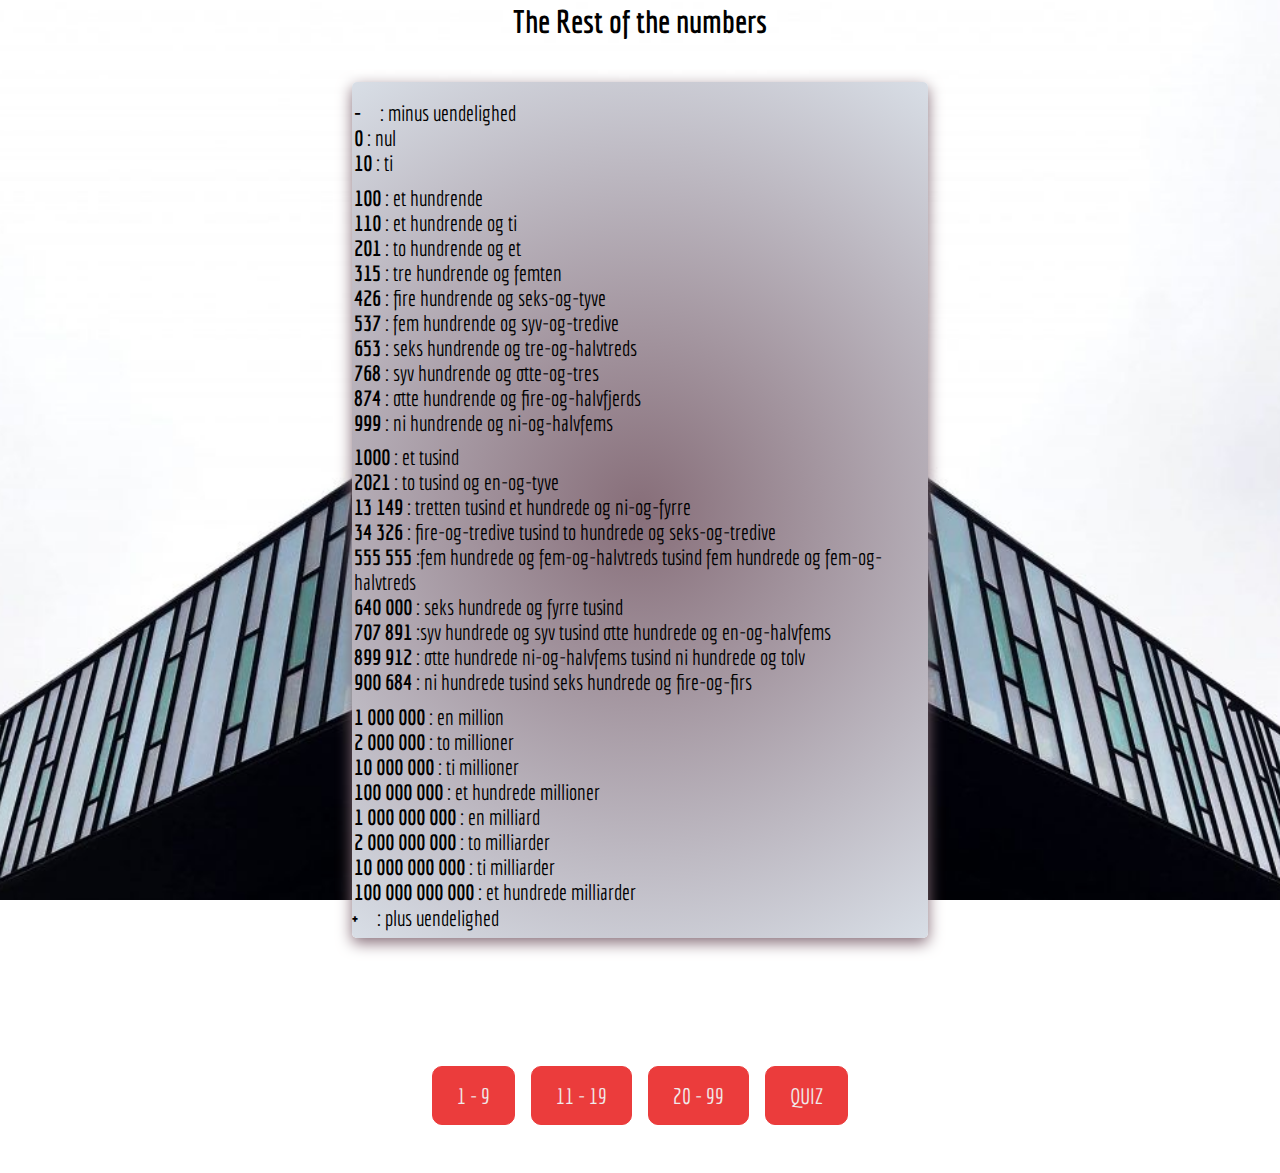
<file: bignums.html>
<!DOCTYPE html>
<html lang="en">
  <head>
    <meta charset="UTF-8" />
    <meta http-equiv="X-UA-Compatible" content="IE=edge" />
    <meta name="viewport" content="width=device-width, initial-scale=1.0" />
    <title>Bigger numbers</title>
    <link rel="stylesheet" href="pagination.css" />
    <link rel="stylesheet" href="bignums.css" />
  </head>
  <body>
    <h1>The Rest of the numbers</h1>
    <main>
      <div id="container-one">
        <div id="minus">
        <p> <strong> - &#8734; </strong> : minus uendelighed </p>
        <p> <strong> 0 </strong> : nul </p>
        <p> <strong> 10 </strong> : ti </p>
      </div>
        <div id="hundrend">
        <p class="hundrends"><strong> 100 </strong> : et hundrende <i class="fa fa-external-link" aria-hidden="true"></i></p>
        <p class="hundrends"><strong> 110 </strong> : et hundrende og ti <i class="fa fa-external-link" aria-hidden="true"></i></p>
        <p class="hundrends"><strong> 201 </strong> : to hundrende og et</p>
        <p class="hundrends"><strong> 315 </strong> : tre hundrende og femten</p>
        <p class="hundrends"><strong> 426 </strong> : fire hundrende og seks-og-tyve</p>
        <p class="hundrends"><strong> 537 </strong> : fem hundrende og syv-og-tredive</p>
        <p class="hundrends"><strong> 653 </strong> : seks hundrende og tre-og-halvtreds</p>
        <p class="hundrends"><strong> 768 </strong> : syv hundrende og otte-og-tres</p>
        <p class="hundrends"><strong> 874 </strong> : otte hundrende og fire-og-halvfjerds</p>
        <p class="hundrends"><strong> 999 </strong> : ni hundrende og ni-og-halvfems</p>
      </div>

    <div id="thousand">
      <p class="thousands"> <strong> 1000 </strong> : et tusind</p>
      <p class="thousands"> <strong> 2021 </strong> : to tusind og en-og-tyve </p>
      <p class="thousands"> <strong> 13 149 </strong> : tretten tusind et hundrede og ni-og-fyrre</p>
      <p class="thousands"> <strong> 34 326 </strong>: fire-og-tredive tusind to hundrede og seks-og-tredive</p>
      <p class="thousands"> <strong> 555 555 </strong> :fem hundrede og fem-og-halvtreds tusind fem hundrede og fem-og-halvtreds</p>
      <p class="thousands"> <strong> 640 000 </strong> : seks hundrede og fyrre tusind</p>
      <p class="thousands"> <strong> 707 891 </strong> :syv hundrede og syv tusind otte hundrede og en-og-halvfems</p>
      <p class="thousands"> <strong> 899 912 </strong> : otte hundrede ni-og-halvfems tusind ni hundrede og tolv</p>
      <p class="thousands"> <strong> 900 684 </strong> : ni hundrede tusind seks hundrede og fire-og-firs</p>
    </div>
    <div id="million">
      <p> <strong> 1 000 000 </strong> : en million </p>
      <p> <strong> 2 000 000 </strong> : to millioner </p>
      <p> <strong> 10 000 000 </strong> : ti millioner </p>
      <p> <strong> 100 000 000 </strong> : et hundrede millioner </p>
      <p> <strong> 1 000 000 000</strong> : en milliard </p>
      <p> <strong> 2 000 000 000</strong> : to milliarder </p>
      <p> <strong> 10 000 000 000</strong> : ti milliarder </p>
      <p> <strong> 100 000 000 000</strong> : et hundrede milliarder </p>
    </div>
      <p> <strong> + &#8734; </strong> : plus uendelighed </p>


    </div>
    </div>
    </main>
    <footer>
      <div class="pagination-container">
        <div id="pagination" class="page-numbers">
          <form style="display: inline" action="card.html" method="get">
            <button>1 - 9</button>
          </form>
        
          <form style="display: inline" action="ten.html" method="get">
            <button>11 - 19</button>
          </form>
          <form
            style="display: inline"
            action="twenty.html"
            method="get"
          >
            <button>20 - 99</button>
          </form>
         
          <form
          style="display: inline"
          action="quiz.html"
          method="get"
        >
          <button>QUIZ</button>
        </form>
        </div>
      </div>
    </footer>
    <script src="bignums.js"></script>
  </body>
</html>
</file>
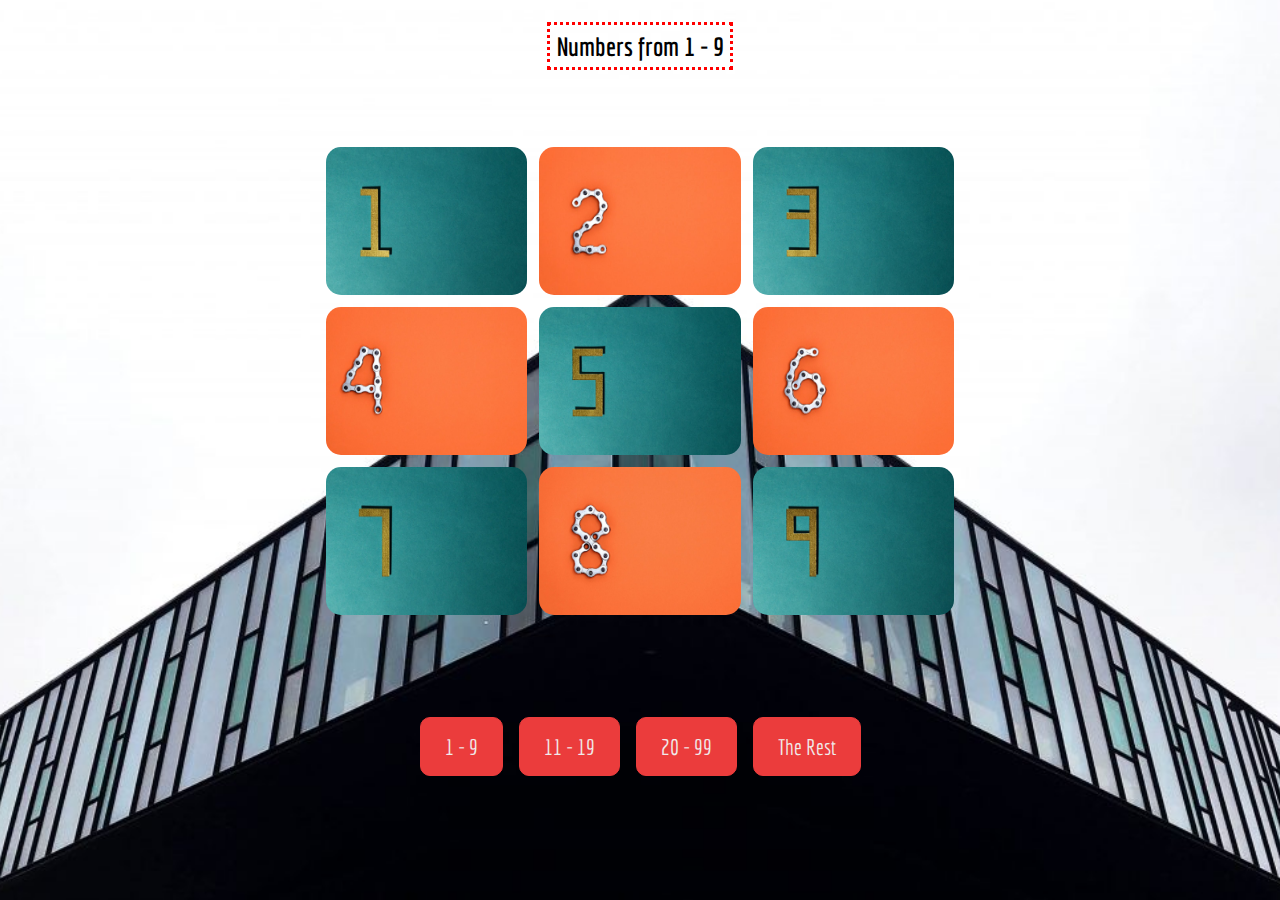
<file: card.html>
<!DOCTYPE html>
<html lang="en">
  <head>
    <meta charset="UTF-8" />
    <meta http-equiv="X-UA-Compatible" content="IE=edge" />
    <meta name="viewport" content="width=device-width, initial-scale=1.0" />
    <link rel="stylesheet" href="card.css" />
    <link href="pagination.css" rel="stylesheet" />
    <title>Learn Numbers</title>
  </head>
  <body>
    <h1 class="page-header">Numbers from 1 - 9</h1>

    <main>
      <section class="deck">
        <div class="number-card key">
          <img
            class="front"
            data-key="1"
            src="images/num-1.jpeg"
            alt="one_en"
          />
          <img class="back" src="images/1.png" alt="one_dk" />
        </div>

        <div class="number-card">
          <img
            class="front key"
            data-key="2"
            src="images/num-2.jpeg"
            alt="two_en"
          />
          <img class="back" src="images/2.png" alt="two_dk" />
        </div>

        <div class="number-card">
          <img
            class="front key"
            data-key="3"
            src="images/num-3b.jpeg"
            alt="zero_en"
          />
          <img class="back" src="images/3.png" alt="zero_dk" />
        </div>

        <div class="number-card">
          <img
            class="front key"
            data-key="4"
            src="images/num-4.jpeg"
            alt="one_en"
          />
          <img class="back" src="images/4.png" alt="one_dk" />
        </div>

        <div class="number-card">
          <img
            class="front key"
            data-key="5"
            src="images/num-5b.jpeg"
            alt="one_en"
          />
          <img class="back" src="images/5.png" alt="one_dk" />
        </div>

        <div class="number-card">
          <img
            class="front key"
            data-key="6"
            src="images/num-6.jpeg"
            alt="one_en"
          />
          <img class="back" src="images/6.png" alt="one_dk" />
        </div>

        <div class="number-card">
          <img
            class="front key"
            data-key="7"
            src="images/num-7b.jpeg"
            alt="one_en"
          />
          <img class="back" src="images/7.png" alt="one_dk" />
        </div>

        <div class="number-card">
          <img
            class="front key"
            data-key="8"
            src="images/num-8.jpg"
            alt="one_en"
          />
          <img class="back" src="images/8.png" alt="one_dk" />
        </div>

        <div class="number-card">
          <img
            class="front key"
            data-key="9"
            src="images/num-9b.jpeg"
            alt="one_en"
          />

          <img class="back" src="images/9.png" alt="one_dk" />
        </div>
      </section>
    </main>

    <audio data-key="1" src="sounds/1.mp3"></audio>
    <audio data-key="2" src="sounds/"></audio>
    <audio data-key="3" src="sounds/3.mp3"></audio>
    <audio data-key="4" src="sounds/4.mp3"></audio>
    <audio data-key="5" src="sounds/5.mp3"></audio>
    <audio data-key="6" src="sounds/6.mp3"></audio>
    <audio data-key="7" src="sounds/7.mp3"></audio>
    <audio data-key="8" src="sounds/"></audio>
    <audio data-key="9" src="sounds/"></audio>

    <footer>
      <div class="pagination-container">
        <div id="pagination" class="page-numbers">
          <form style="display: inline" action="card.html" method="get">
            <button>1 - 9</button>
          </form>

          <form style="display: inline" action="ten.html" method="get">
            <button>11 - 19</button>
          </form>
          <form style="display: inline" action="twenty.html" method="get">
            <button>20 - 99</button>
          </form>
          <form style="display: inline" action="bignums.html" method="get">
            <button>The Rest</button>
          </form>
        </div>
      </div>
    </footer>

    <script defer src="card.js"></script>
  </body>
</html>
</file>
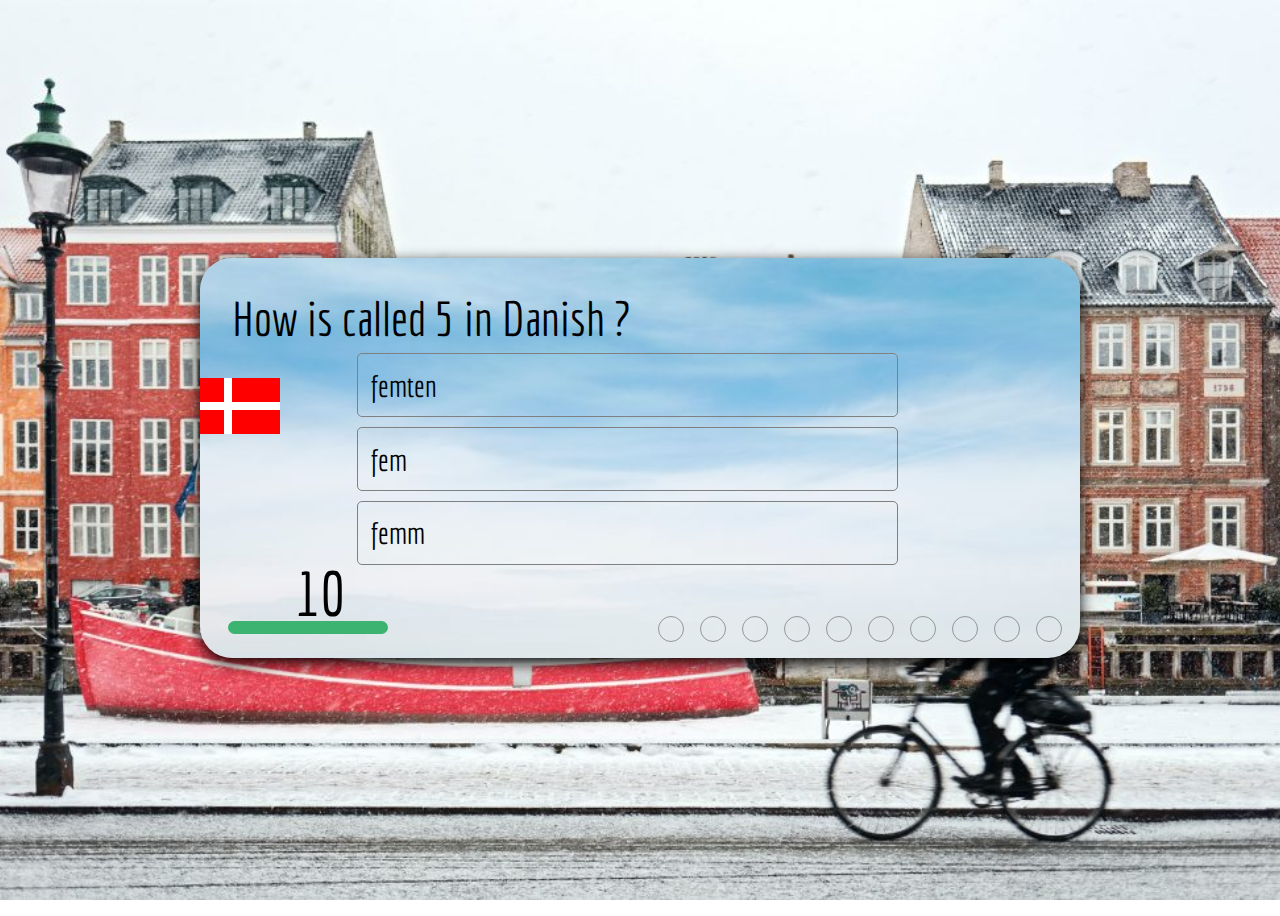
<file: game.html>
<!DOCTYPE html>
<html lang="en">
  <head>
    <meta charset="UTF-8" />
    <title>Quiz</title>
    <link rel="stylesheet" href="game.css" />
    <link href="https://fonts.googleapis.com/css2?family=Poppins&display=swap" rel="stylesheet" />
    <link href="https://fonts.googleapis.com/css2?family=Economica&display=swap" rel="stylesheet" />

  </head>
  <body>
    <div id="container">
      <div id="quiz">
        <div id="question"> </div>
        <!-- <div id="qImg"></div> -->
        <div id="choices">
          <div class="choice" id="A" onclick="checkAnswer('A')"></div>
          <div class="choice" id="B" onclick="checkAnswer('B')"></div>
          <div class="choice" id="C" onclick="checkAnswer('C')"></div>
        </div>
        <div id="timer">
          <div id="counter">
            <span id="time-left">10</span>
          </div>
          <div id="countdowntimer"></div>
          
        </div>
        <div id="progress"></div>
      </div>
      <div id="scoreContainer" style="display: none"></div>
    </div>
    <script src="game.js"></script>
  </body>
</html>
</file>
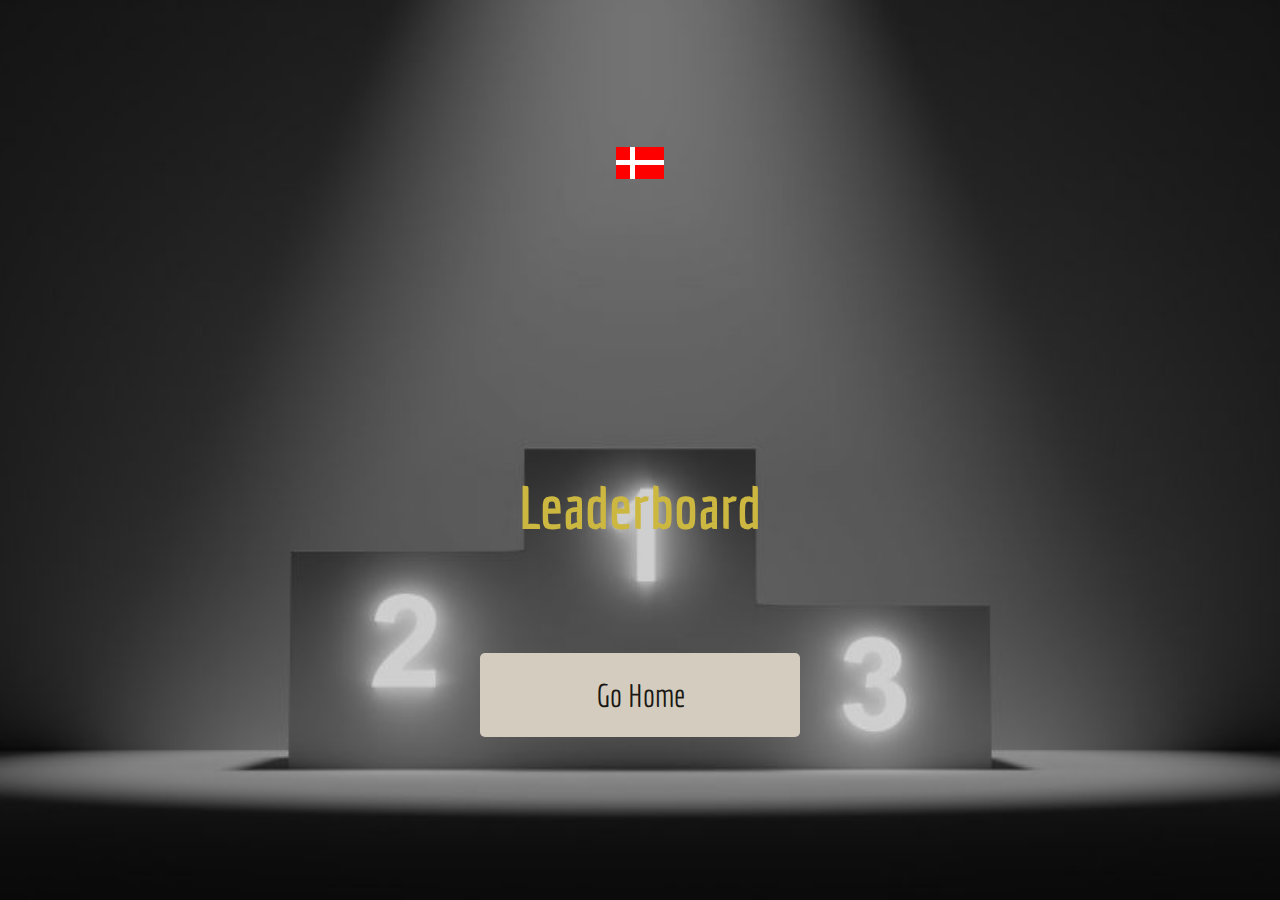
<file: highscores.html>
<!DOCTYPE html>
<html lang="en">
  <head>
    <meta charset="UTF-8" />
    <meta name="viewport" content="width=device-width, initial-scale=1.0" />
    <title>High Scores</title>
    <link rel="stylesheet" href="quiz.css" />
    <link rel="stylesheet" href="highscores.css" />
    <link
      rel="stylesheet"
      href="https://use.fontawesome.com/releases/v5.13.1/css/all.css"
      integrity="sha384-xxzQGERXS00kBmZW/6qxqJPyxW3UR0BPsL4c8ILaIWXva5kFi7TxkIIaMiKtqV1Q"
      crossorigin="anonymous"
    />
    <link
      href="https://fonts.googleapis.com/css2?family=Economica"
      rel="stylesheet"
    />
  </head>
  <body>
    <span id="Denmark"></span>
    <div id="highScores">
      <h1 id="finalScore">Leaderboard</h1>
      <ul id="highScoresList" class="top3"></ul>

      <a href="quiz.html" class="btn" id="home"
        >Go Home<i class="fas fa-home"></i
      ></a>
    </div>
    <script src="highscores.js"></script>
  </body>
</html>
</file>
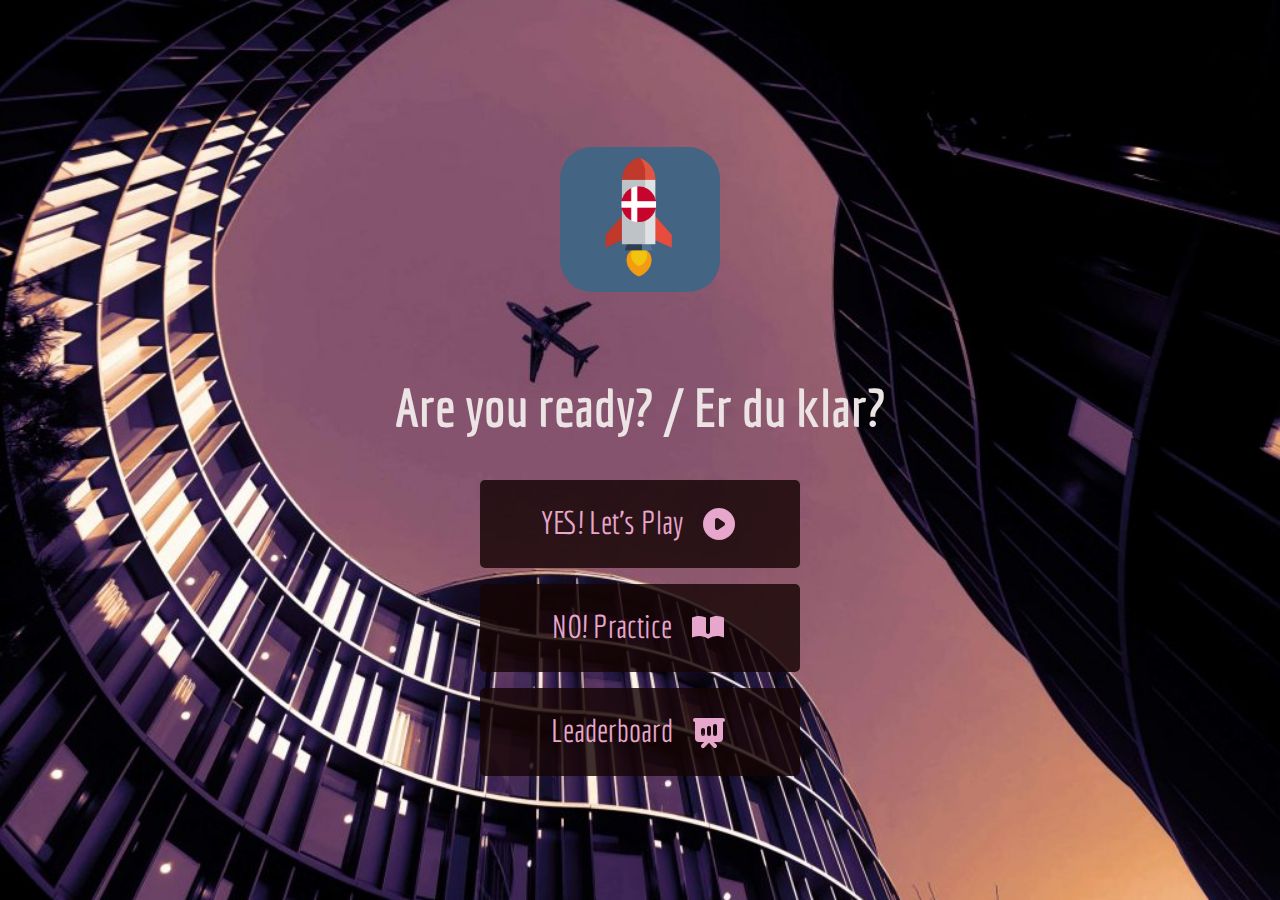
<file: quiz.html>
<!DOCTYPE html>
<html lang="en">

<head>
  <meta charset="UTF-8" />
  <meta http-equiv="X-UA-Compatible" content="IE=edge" />
  <meta name="viewport" content="width=device-width, initial-scale=1.0" />
  <link rel="stylesheet" href="quiz.css" />
  <link rel="preconnect" href="https://fonts.googleapis.com" />
  <link rel="preconnect" href="https://fonts.gstatic.com" crossorigin />
  <link href="https://fonts.googleapis.com/css2?family=Poppins&display=swap" rel="stylesheet" />
  <title>Start quiz</title>
</head>

<body>
  <div class="container">
    <div id="home" class="flex-column flex-center">
      <div class="img-container">
        <img src="images/dk_rocket.png" alt="danish_rocket" id="rocket" />
      </div>
      <h1>Are you ready? / Er du klar?</h1>
      <a href="game.html" class="btn">YES! Let's Play
        <svg xmlns="http://www.w3.org/2000/svg" class="h-1 w-1 play-logo" viewBox="0 0 20 20" fill="currentColor">
          <path fill-rule="evenodd"
            d="M10 18a8 8 0 100-16 8 8 0 000 16zM9.555 7.168A1 1 0 008 8v4a1 1 0 001.555.832l3-2a1 1 0 000-1.664l-3-2z"
            clip-rule="evenodd" /></svg></a>
      <a href="card.html" class="btn no-btn">NO! Practice
        <svg xmlns="http://www.w3.org/2000/svg" class="h-5 w-5 play-logo" viewBox="0 0 20 20" fill="currentColor">
          <path
            d="M9 4.804A7.968 7.968 0 005.5 4c-1.255 0-2.443.29-3.5.804v10A7.969 7.969 0 015.5 14c1.669 0 3.218.51 4.5 1.385A7.962 7.962 0 0114.5 14c1.255 0 2.443.29 3.5.804v-10A7.968 7.968 0 0014.5 4c-1.255 0-2.443.29-3.5.804V12a1 1 0 11-2 0V4.804z" />
        </svg>
        </a>
      <a href="highscores.html" id="highscore-btn" class="btn">Leaderboard<svg
          xmlns="http://www.w3.org/2000/svg" class="h-1 w-1 play-logo" viewBox="0 0 20 20" fill="currentColor">
          <path fill-rule="evenodd"
            d="M3 3a1 1 0 000 2v8a2 2 0 002 2h2.586l-1.293 1.293a1 1 0 101.414 1.414L10 15.414l2.293 2.293a1 1 0 001.414-1.414L12.414 15H15a2 2 0 002-2V5a1 1 0 100-2H3zm11 4a1 1 0 10-2 0v4a1 1 0 102 0V7zm-3 1a1 1 0 10-2 0v3a1 1 0 102 0V8zM8 9a1 1 0 00-2 0v2a1 1 0 102 0V9z"
            clip-rule="evenodd" /></svg></a>
    </div>
  </div>
</body>

</html>
</file>
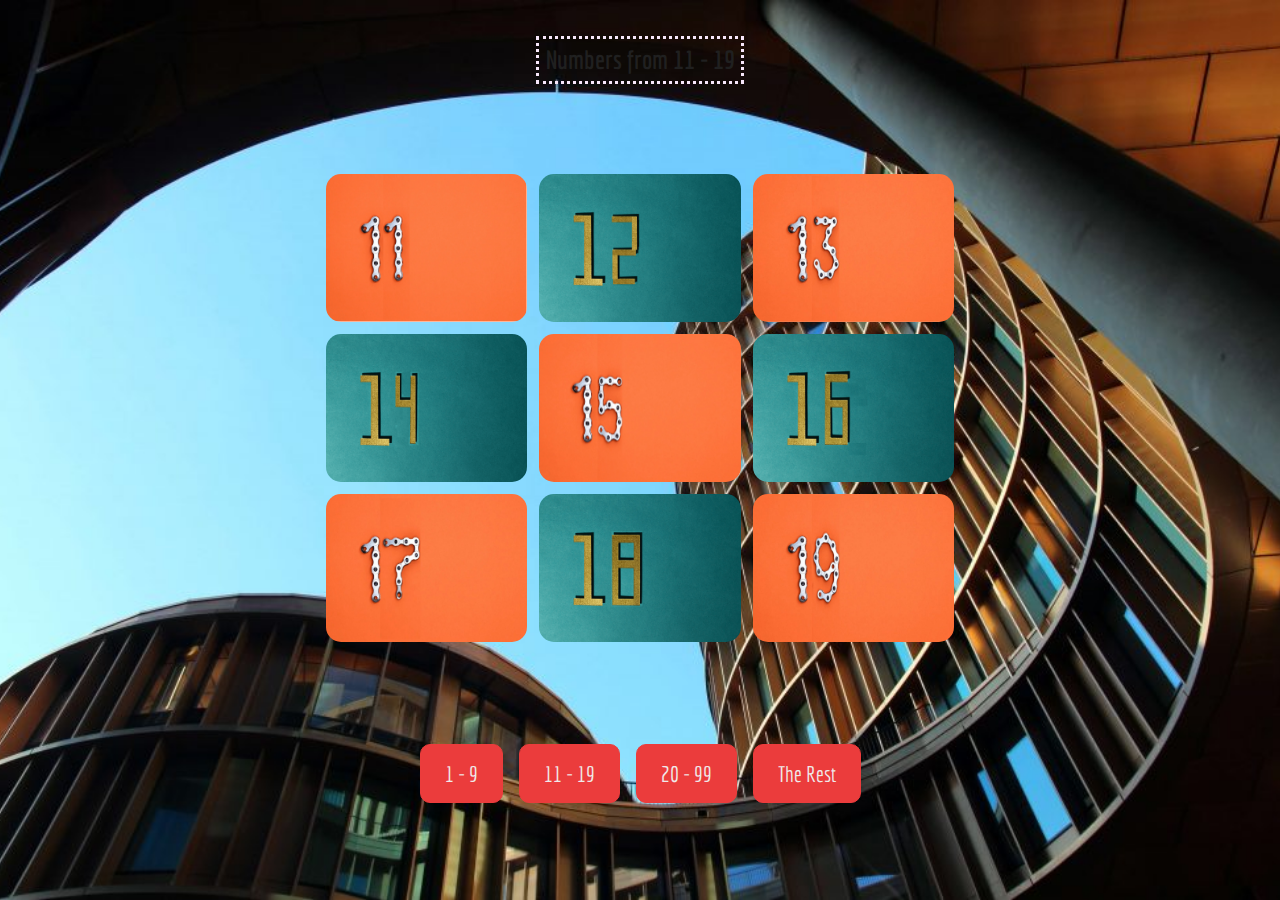
<file: ten.html>
<!DOCTYPE html>
<html lang="en">
  <head>
    <meta charset="UTF-8" />
    <meta http-equiv="X-UA-Compatible" content="IE=edge" />
    <meta name="viewport" content="width=device-width, initial-scale=1.0" />
    <link rel="stylesheet" href="card.css" />
    <link href="pagination.css" rel="stylesheet" />
    <link href="ten.css" rel="stylesheet" />

    <title>Learn Numbers</title>
  </head>
  <body>
    <h1 class="eleven">Numbers from 11 - 19</h1>

    <main>
      <section class="deck">
        <div class="number-card">
          <img class="front" src="images/11b.png" alt="one_en" />
          <img class="back" src="images/11.png" alt="one_dk" />
        </div>

        <div class="number-card">
          <img class="front" src="images/12b.png" alt="two_en" />
          <img class="back" src="images/12.png" alt="two_dk" />
        </div>

        <div class="number-card">
          <img class="front" src="images/13b.png" alt="zero_en" />
          <img class="back" src="images/13.png" alt="zero_dk" />
        </div>

        <div class="number-card">
          <img class="front" src="images/14b.png" alt="one_en" />
          <img class="back" src="images/14.png" alt="one_dk" />
        </div>

        <div class="number-card">
          <img class="front" src="images/15b.png" alt="one_en" />
          <img class="back" src="images/15.png" alt="one_dk" />
        </div>

        <div class="number-card">
          <img class="front" src="images/16b.png" alt="one_en" />
          <img class="back" src="images/16.png" alt="one_dk" />
        </div>

        <div class="number-card">
          <img class="front" src="images/17b.png" alt="one_en" />
          <img class="back" src="images/17.png" alt="one_dk" />
        </div>

        <div class="number-card">
          <img class="front" src="images/18b.png" alt="one_en" />
          <img class="back" src="images/18.png" alt="one_dk" />
        </div>

        <div class="number-card">
          <img class="front" src="images/19b.png" alt="one_en" />

          <img class="back" src="images/19.png" alt="one_dk" />
        </div>
      </section>
    </main>
    <footer>
      <div class="pagination-container">
        <div id="pagination" class="page-numbers">
          <form style="display: inline" action="card.html" method="get">
            <button>1 - 9</button>
          </form>
         
          <form style="display: inline" action="ten.html" method="get">
            <button>11 - 19</button>
          </form>
          <form style="display: inline" action="twenty.html" method="get">
            <button>20 - 99</button>
          </form>
          <form style="display: inline" action="bignums.html" method="get">
            <button>The Rest</button>
          </form>
        </div>
      </div>
      </footer>
       
    <script defer src="card.js"></script>
  </body>
</html>
</file>
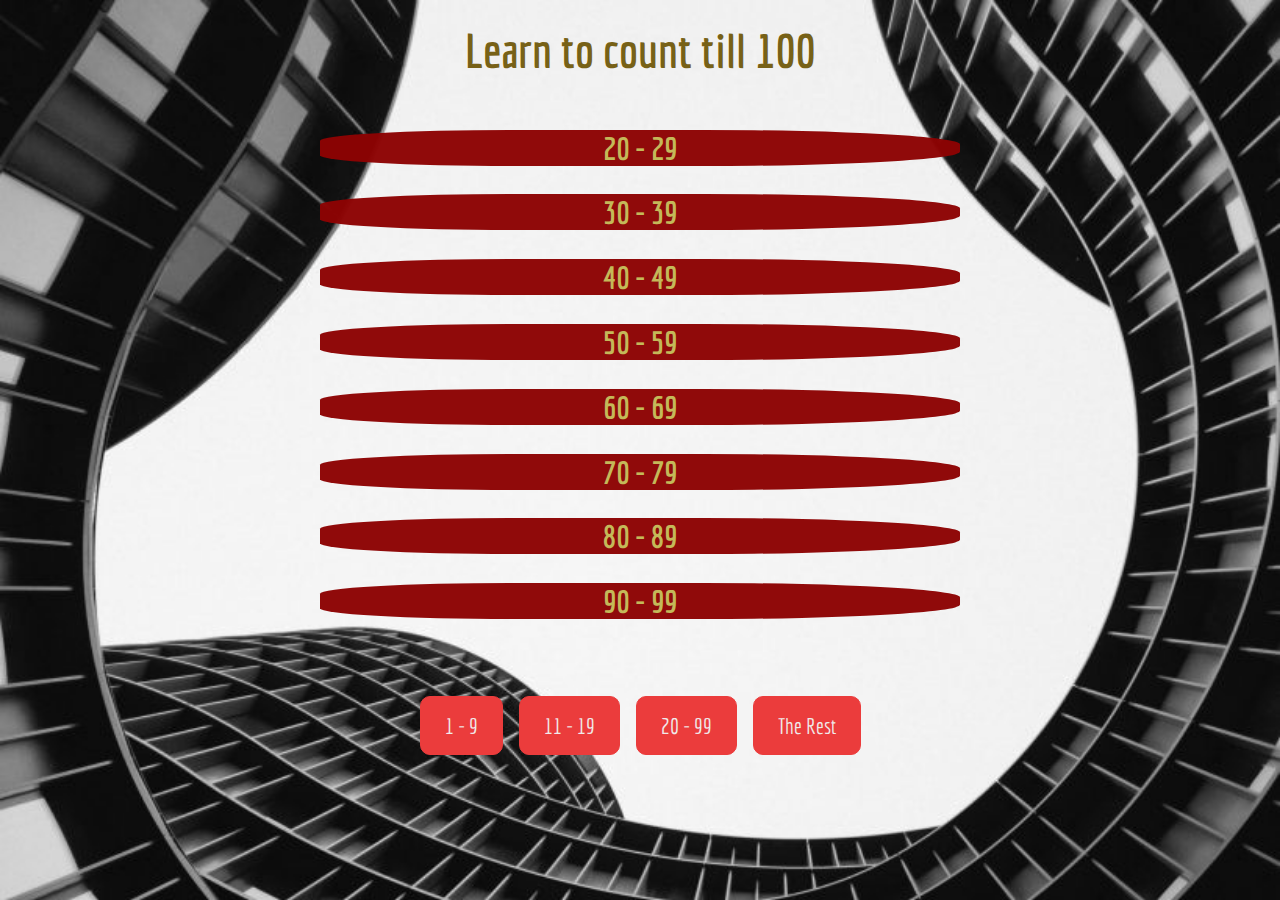
<file: twenty.html>
<!DOCTYPE html>
<html lang="en">

<head>
  <meta charset="UTF-8" />
  <meta http-equiv="X-UA-Compatible" content="IE=edge" />
  <meta name="viewport" content="width=device-width, initial-scale=1.0" />
  <link rel="stylesheet" href="twenty.css" />
  <link rel="stylesheet" href="pagination.css" />
  <link rel="stylesheet" href="https://fonts.googleapis.com/css?family=Economica">

  <title>Document</title>

</head>
<body>

  <h1 class="page-header" > Learn to count till 100 </h1>
  <main>
  <section>
    <h1 class="upper" id="twenties">20 - 29</h1>

    <div  class="nums" id= "twenty">
      <p class="main-number">20 : tyve</p>
      <p>21: en-og-tyve</p>
      <p>22: to-og-tyve</p>
      <p class="gray">23: tre-og tyve</p>
      <p class="gray">24: fire-og-tyve</p>
      <p class="gray">25: fem-og tyve</p>
      <p class="gray">26: seks-og-tyve</p>
      <p class="gray">27: syv-og-tyve</p>
      <p class="gray">28 : otte-og-tyve</p>
      <p class="gray">29 : ni-og-tyve</p>
    </div>
  </section>

  <section>
    <h1 class="upper" id="thirties">30 - 39</h1>
    <div class="nums" id="thirty">
      <p class="main-number">30 : tredive</p>
      <p>31: en-og-tredive</p>
      <p>32: to-og-tredive</p>
      <p>33: tre-og-tredive</p>
      <p class="gray">34: fire-og-tredive</p>
      <p class="gray">35: fem-og-tredive</p>
      <p class="gray">36: seks-og-tredive</p>
      <p class="gray">37: syv-og-tredive</p>
      <p class="gray">38 : otte-og-tredive</p>
      <p class="gray">39 : ni-og-tredive</p>
    </div>
  </section>

  <section>
    <h1 class="upper" id="forties">40 - 49</h1>
    <div class="nums" id="forty">
      <p class="main-number">40 : fyrre </p>
      <p class="gray">41: en-og-fyrre</p>
      <p>42: to-og-fyrre</p>
      <p>43: tre-og-fyrre</p>
      <p>44: fire-og-fyrre</p>
      <p class="gray">45: fem-og-fyrre</p>
      <p class="gray">46: seks-og-fyrre</p>
      <p class="gray">47: syv-og-fyrre</p>
      <p class="gray">48 : otte-og-fyrre</p>
      <p class="gray">49 : ni-og-fyrre</p>
    </div>
  </section>

  <section>
    <h1 class="upper" id="fifties">50 - 59</h1>
    <div class="nums" id="fifty">
      <p class="main-number">50 : halvtreds </p>
      <p class="gray">51: en-og-halvtreds</p>
      <p class="gray">52: to-og-halvtreds</p>
      <p>53: tre-og-halvtreds</p>
      <p>54: fire-og-halvtreds</p>
      <p>55: fem-og-halvtreds</p>
      <p class="gray">56: seks-og-halvtreds</p>
      <p class="gray">57: syv-og-halvtreds</p>
      <p class="gray" 58 : otte-og-halvtreds</p> <p class="gray">59 : ni-og-halvtreds</p>
    </div>
  </section>

  <section>
    <h1 class="upper" id="sixties">60 - 69</h1>
    <div class="nums" id="sixty">
      <p class="main-number">60 : tres </p>
      <p class="gray">61: en-og-tres</p>
      <p class="gray">62: to-og-tres</p>
      <p class="gray">63: tre-og-tres</p>
      <p>64: fire-og-tres</p>
      <p>65: fem-og-tres</p>
      <p>66: seks-og-tres</p>
      <p class="gray">67: syv-og-tres</p>
      <p class="gray">68 : otte-og-tres</p>
      <p class="gray">69 : ni-og-tres</p>
    </div>
  </section>

  <section>
    <h1 class="upper" id="seventies">70 - 79</h1>
    <div class="nums" id="seventy">
      <p class="main-number">70 : halvfjerds </p>
      <p class="gray">71: en-og-halvfjerds</p>
      <p class="gray">72: to-og-halvfjerds</p>
      <p class="gray">73: tre-og-halvfjerds</p>
      <p class="gray">74: fire-og-halvfjerds</p>
      <p>75: fem-og-halvfjerds</p>
      <p>76: seks-og-halvfjerds</p>
      <p>77: syv-og-halvfjerds</p>
      <p class="gray">78 : otte-og-halvfjerds</p>
      <p class="gray">79 : ni-og-halvfjerds</p>
    </div>
  </section>

  <section>
    <h1 class="upper" id="eighties">80 - 89</h1>
    <div class="nums" id="eighty">
      <p class="main-number">80 : firs </p>
      <p class="gray">81: en-og-firs</p>
      <p class="gray">82: to-og-firs</p>
      <p class="gray">83: tre-og-firs</p>
      <p class="gray">84: fire-og-firs</p>
      <p class="gray">85: fem-og-firs</p>
      <p>86: seks-og-firs</p>
      <p>87: syv-og-firs</p>
      <p>88 : otte-og-firs</p>
      <p class="gray">89 : ni-og-firs</p>
    </div>
  </section>
  <section>
    <h1 class="upper" id="ninties">90 - 99</h1>
    <div class="nums" id="ninety">
      <p class="main-number">90 : halvfems </p>
      <p class="gray">91: en-og-halvfems</p>
      <p class="gray">92: to-og-halvfems</p>
      <p class="gray">93: tre-og-halvfems</p>
      <p class="gray">94: fire-og-halvfems</p>
      <p class="gray">95: fem-og-halvfems</p>
      <p class="gray">96: seks-og-halvfems</p>
      <p>97: syv-og-halvfems</p>
      <p>98 : otte-og-halvfems</p>
      <p>99 : ni-og-halvfems</p>
    </div>
  </section>
</main>
<footer>
  <div class="pagination-container">
    <div id="pagination" class="page-numbers">
      <form style="display: inline" action="card.html" method="get">
        <button>1 - 9</button>
      </form>
      <form style="display: inline" action="ten.html" method="get">
        <button>11 - 19</button>
      </form>
      <form style="display: inline" action="twenty.html" method="get">
        <button>20 - 99</button>
      </form>
      <form style="display: inline" action="bignums.html" method="get">
        <button>The Rest</button>
      </form>
    </div>
  </div>
  
</footer>
<script src="twenty.js" defer></script>

  </body>

</html>
</file>
<file: pagination.css>
@import url("https://fonts.googleapis.com/css?family=Economica&display=swap");

*,
*::before,
*::after {
  box-sizing: border-box;
  padding: 0;
  margin: 0;
  font-family: Economica;
}

body {
  min-height: 100vh;
  display: flex;
  flex-direction: column;
}

footer {
  bottom: 0%;
  margin: 0 auto;
}

.pagination-container {
  position: relative;
  height: auto;
  display: flex;
  margin: 0 auto;
}

#pagination {
  width: 100%;
  margin: 3rem auto;
  display: flex;
  align-items: center;
  position: sticky;
  display: flex;
  flex-direction: row;
  justify-content: center;
  align-self: flex-end;
}

button {
  padding: 1rem 1.5rem;
  background-color: #eb3c3c;
  color: #f0eaea;
  cursor: pointer;
  text-decoration: none;
  border: 1px #eb3c3c solid;
  margin: 0 0.5rem;
  border-radius: 10px;
  font-size: 1.4rem;
  font-weight: 400;
}

button:hover {
  color: #a83131;
  background-color: #fdf9d4;
  border: 1px rgb(167, 71, 87) solid;
  transition: transform 150ms;
  transform: scale(1.02);
}

@media (max-width: 768px) {
  #pagination {
    margin: 0 auto;
  }

  button {
    padding: 0.5rem;
    font-size: 1rem;
    margin-bottom: 0.6rem;
  }
}
</file>
<file: bignums.css>
*,
*::after,
*::before {
  box-sizing: border-box;
  margin: 0;
  padding: 0;
}

body {
  background: url(images/awesome.jpg) no-repeat center center fixed;;
  -webkit-background-size: cover;
  -moz-background-size: cover;
  -o-background-size: cover;
}

h1 {
  display: inline-block;
  margin: 0.2rem auto;
}

#container-one {
  margin: 2.5rem auto 5rem auto;
  background: #876e79;
  background: -moz-radial-gradient(circle, rgba(135,110,121,1) 0%, rgba(216,222,230,1) 100%);
  background: -webkit-radial-gradient(circle, rgba(135,110,121,1) 0%, rgba(216,222,230,1) 100%);
  background: radial-gradient(circle, rgba(135,110,121,1) 0%, rgba(216,222,230,1) 100%);
  filter: progid:DXImageTransform.Microsoft.gradient(startColorstr="#876e79",endColorstr="#d8dee6",GradientType=1);
  width: 45%;
  border-radius: 5px;
  box-shadow: #876e79 0px 5px 15px 0px;
  position: relative;
  text-align: left;
  font-size: 1.4rem;
  padding: 0.5rem 0;
}

 p:hover {
  font-weight: bold;
  cursor:pointer;
  transform: scale(1.06);
  padding-left: 1.2rem;
}
#minus {
  margin: 0.1rem;
  padding: 0.5rem 0;
}

#hundrend, #million {
  margin: 0.1rem;

}

#thousand {
  padding: 0.5rem 0;
  margin: 0.1rem;

}

footer {
  margin-top: auto;
}
</file>
<file: card.css>
*,
*::after,
*::before {
  box-sizing: border-box;
  margin: 0;
  padding: 0;
}

body {
  display: flex;
  flex-direction: column;
  justify-items: center;
  background: url(images/awesome.jpg) no-repeat center center fixed;
  -webkit-background-size: cover;
  -moz-background-size: cover;
  -o-background-size: cover;
  min-height: 100vh;
}

h1.page-header {
  font-size: 1.6rem;
  margin: 1.4rem auto;
  border: 0.2rem dotted red;
  padding: 0.4rem;
}

.deck {
  width: 22rem;
  height: 20rem;
  min-height: 40%;
  min-width: 40%;
  margin: 1rem auto;
  display: flex;
  justify-content: center;
  align-items: center;
  flex-wrap: wrap;
  perspective: 500px;
}

.number-card {
  width: calc(35% - 15px);
  height: calc(36% - 10px);
  margin: 0 auto;
  padding: 1, 1rem;
  position: relative;
  transform: scale(1);
  transform-style: preserve-3d;
  transition: transform 0.8s;
  cursor: pointer;
}

.number-card:hover {
  transition: transform 110ms;
  transform: scale(1.02);
}

.number-card:active {
  transform: scale(0.9);
  transition: transform 0.25s;
}

.number-card.flip {
  transform: rotateY(180deg);
}

.back,
.front {
  width: 100%;
  height: 100%;
  padding: 0px;
  position: absolute;
  border-radius: 15px;
  backface-visibility: hidden;
}

.back {
  transform: rotateY(180deg);
}

.back {
  position: relative;
}

.audio {
  position: absolute;
  width: 44px;
  color: antiquewhite;
  transform: rotateY(180deg);
}

img {
  width: 100%;
  height: auto;
  position: relative;
  border-radius: 10px;
}

@media screen and (max-width: 768px) {
  .deck {
    margin: 4rem auto 12rem auto;
  }

  header {
    display: flex;
    justify-content: center;
    flex-wrap: wrap;
  }
}

@media screen and (min-width: 900px) {
  .deck {
    width: 35rem;
    height: 30rem;
    min-height: 40%;
    min-width: 50%;
    margin: 3rem auto;
    display: flex;
    justify-content: center;
    align-items: center;
    flex-wrap: wrap;
    perspective: 900px;
  }

  .number-card {
    width: calc(33% - 10px);
    height: calc(35% - 20px);
    margin: 0 auto;
    padding: 1, 1rem;
    position: relative;
    transform: scale(1);
    transform-style: preserve-3d;
    transition: transform 0.8s;
    cursor: pointer;
  }
}
</file>
<file: game.css>
body {
  font-size: 2rem;
  font-family: Economica;
  background: url(images/nyhavn\ vinter.jpg) no-repeat center center fixed;
  -webkit-background-size: cover;
  -moz-background-size: cover;
  -o-background-size: cover;
  background-size: cover;
  height: 100vh;
  display: grid;
  place-items: center;
}

#container {
  margin: 10rem auto;
  height: 25rem;
  width: 55rem;
  border-radius: 2rem;
  box-shadow: rgb(3, 3, 3) 0px 5px 15px 0px;
  position: relative;
  background: url(images/meadow2.jpg) no-repeat bottom fixed;
  -webkit-background-size: cover;
  -moz-background-size: cover;
  -o-background-size: cover;
  background-size: cover;
}

#question {
  width: 50rem;
  height: 7rem;
  position: absolute;
  top: 0;
}
#question p {
  margin: 0;
  padding: 2rem;
  font-size: 1.5em;
}

#choices {
  display: flex;
  flex-direction: column;
  position: absolute;
  left: 7rem;
  top: 1.65rem;
  padding: 4rem 2.5rem;
}
.choice {
  display: flex;
  width: 32rem;
  text-align: justify;
  border: 1px solid grey;
  border-radius: 5px;
  cursor: pointer;
  padding: 0.85rem;
  font-size: 1.9rem;
  margin: 0.3rem;
}
.choice:hover {
  border: 2px solid rgb(49, 46, 26);
  font-weight: bold;
  background: black;
  color: rgb(25, 174, 211);
}

#timer {
  position: absolute;
  height: 5.5rem;
  width: 15rem;
  bottom: 0;
  text-align: center;
}
#counter {
  font-size: 3.85rem;
  margin-top: -0.75rem;
}
#countdowntimer {
  height: 0.85rem;
  border-radius: 0.5rem;
  margin-top: -0.45rem;
  margin-left: 1.75rem;
}

#progress {
  width: 30rem;
  position: absolute;
  bottom: 0;
  right: 0;
  padding: 0.6rem;
  text-align: right;
}
.prog {
  width: 1.5rem;
  height: 1.5rem;
  border: 1px solid rgba(104, 104, 104, 0.637);
  display: inline-block;
  border-radius: 55%;
  margin: 0 0.5rem;
}

#Denmark {
  background: linear-gradient(
      90deg,
      transparent,
      transparent 30%,
      white 30%,
      white 40%,
      transparent 40%,
      transparent
    ),
    linear-gradient(0deg, red, red 43%, white 43%, white 58%, red 58%, red);
  width: 5rem;
  height: 3.5rem;
  display: inline-block;
}
</file>
<file: quiz.css>
@import url("https://fonts.googleapis.com/css?family=Economica&display=swap");

*,
*::before,
*::after {
  box-sizing: border-box;
  padding: 0;
  margin: 0;
}

body {
  background: url(images/tiet.jpg) no-repeat center center fixed;
  -webkit-background-size: cover;
  -moz-background-size: cover;
  -o-background-size: cover;
  background-size: cover;
  font-family: "Poppins", sans-serif;
  display: flex;
  justify-content: center;
  align-items: center;
  font-family: Economica;
}

#home {
  display: flex;
  flex-direction: column;
  justify-content: center;
  align-items: center;
  justify-content: center;
  text-align: center;
}

.img-container {
  margin: 1rem auto;
}

h1 {
  font-size: 3.4rem;
  color: #ece4e4;
  margin-bottom: 5rem;
  margin: 2.6rem auto;
}

h2 {
  font-size: 4.2rem;
  margin-bottom: 4rem;
}

.container {
  width: 100vw;
  height: 100vh;
  display: flex;
  justify-content: center;
  align-items: center;
  max-width: 70rem;
  margin: 0 auto;
  padding: 1.5rem;
}

.img-container img {
  border-radius: 2rem;
  max-width: 10rem;
  margin: 1.4rem auto;
}

.hidden {
  display: none;
}

.btn {
  display: flex;
  justify-content: center;
  font-size: 2rem;
  padding: 1.5rem 0;
  width: 20rem;
  text-align: center;
  margin-bottom: 1rem;
  text-decoration: none;
  color: #e7a6cc;
  border-radius: 5px;
  background: #160505d2;
}

.btn:hover {
  cursor: pointer;
  box-shadow: 0 0.4rem1.4rem 0 #130505;
  transition: transform 150ms;
  transform: scale(1.03);
  background: #11994a;
  color: #4d0a58;
}

.no-btn:hover {
  background: #eb0914;
  color: #b6b653;
}

.btn[disabled]:hover {
  cursor: not-allowed;
  box-shadow: none;
  transform: none;
}

.play-logo {
  width: 2.5rem;
  margin-left: 1rem;
}

#highscore-btn {
}

#highscore-btn:hover {
  box-shadow: ;
  background: #2e2e8d;
  color: #ffffff;
}

#rocket {
  animated: bounce;
}

@media (max-width: 768px) {
  .img-container {
    margin: 4rem auto 1rem auto;
  }

  h1 {
    font-size: 2.7rem;
    margin-bottom: 3.5rem;
    margin: 1.4rem auto;
  }

  .btn {
    display: flex;
    justify-content: center;
    font-size: 1.6rem;
    padding: 1rem 0;
    width: 18rem;
    text-align: center;
    margin-bottom: 1rem;
  }

  .img-container img {
    border-radius: 2rem;
    max-width: 8rem;
    margin: 1rem auto;
  }
}
</file>
<file: highscores.css>
*,
*::after,
*::before {
  box-sizing: border-box;
  margin: 0;
  padding: 0;
}

body {
  background: url(images/pedestal.jpg) no-repeat center center fixed;
  -webkit-background-size: cover;
  -moz-background-size: cover;
  -o-background-size: cover;
  font-family: Economica;
  display: grid;
  place-items: center;
  height: 100vh;

}



#highScores {
  display: flex;
  flex-direction: column;
  justify-content: center;
  align-items: center;
  justify-content: center;
  text-align: center;
  /* box-shadow: 1px 0 8px rgba(225, 173, 62, 0.774); */
}

#finalScore {
  color: rgb(204, 183, 64);
  margin: 0 auto;
  font-size: 3.75rem;


}

#highScoresList {
  list-style: ordered;
  margin: 2rem auto;
  color: #e7a600;
  text-align: center;
}

.highScore {
  font-size: 2.5rem;
  margin-bottom: 0.5rem;
  color: gold;
}




.high-score {
  font-size: 2.25rem;
  color: #11ebbb;
  padding: 0.5rem;
  padding: 0 auto;

}

#home {
  display: flex;
  justify-content: center;
  font-size: 2rem;
  padding: 1.5rem 0;
  width: 20rem;
  text-align: center;
  margin-top: 3rem;
  text-decoration: none;
  border-radius: 5px;
  color: rgb(26, 24, 19);
  background-color: rgb(212, 205, 191);
}

#home:hover {
  border: none;
  background-color: rgb(231, 183, 61);
  color: black;
  box-shadow: 0 0.4rem1.4rem 0 #130505;
  transition: transform 150ms;
  transform: scale(1.03);
}



#Denmark
{
  margin: 0;
  background: linear-gradient(90deg, transparent, transparent 30%, white 30%, white 40%, transparent 40%, transparent),
              linear-gradient(0deg, red, red 43%, white 43%, white 58%, red 58%, red);
  width: 3rem;
  height: 2rem;
  display: inline;
}

@media (max-width: 768px) {

  body {
    height: 100vh;
    display: grid;
    place-items: center;
  }

  #home {
    width: 10rem;
    padding: 1rem 2rem ;
    font-size: 1.5rem;
    margin-bottom: 0.6rem;
  }

  .high-score {
    font-size: 1.75rem;
    color: #11ebbb;
    padding: 0.5rem;
    margin: 0 auto;
  
  }

}
</file>
<file: ten.css>
*,
*::after,
*::before {
  box-sizing: border-box;
  margin: 0;
  padding: 0;
}

body {
    display: flex;
  flex-direction: column;
  justify-items: center;
    background: url(images/tiet\ day.jpg) no-repeat center center fixed;
    -webkit-background-size: cover;
  -moz-background-size: cover;
  -o-background-size: cover;
  min-height: 100vh;
}

.eleven {
    font-size: 1.6rem;
    margin: 2.25rem auto;
    padding: 0.4rem;
  color: #202020;
  border: 0.2rem rgb(247, 231, 250) dotted;
}

@media (max-width: 768px) {

  .eleven{
    color: white;
  }
}
</file>
<file: twenty.css>
*,
*::after,
*::before {
  box-sizing: border-box;
  margin: 0;
  padding: 0;
}

body {
  display: flex;
  flex-direction: column;
  min-height: 100%;
  font-family: Economica;
  background: url(images/tiet\ sort.jpg) no-repeat center center fixed;
  -webkit-background-size: cover;
  -moz-background-size: cover;
  -o-background-size: cover;

}

h1.page-header {
  font-size: 3rem;
  background: none;
  color: #776117;
  margin: 1.4rem auto;
}

main {
  min-height: 70%;
}

.nums {
  background-color: rgb(247, 222, 222);
  display: none;
  cursor: default;
  margin: 0 auto;
text-align: left;
padding-left: 20%;
width: 50%;
line-height: 1.5;
background-color: #dacd8370;
background-image: linear-gradient(315deg, #c0963c4b 0%, #c2bfb265 74%);
border-radius: 20px;

}

.gray {
  color: rgb(190, 174, 99);
}

.gray:hover {
  color: black;
}

.numbers-container {
  margin: 1rem auto;
  width: 100%;
  display: flex;
  justify-content: center;
  align-items: center;

}

.upper {
  font-size: 2rem;
  text-align: center;
  margin: 2rem;
  cursor: pointer;
  border-radius: 30% 40% 40% 30% / 30% 40% 40% 30%;
  background-color: rgba(141, 3, 3, 0.972);
  color: rgb(196, 185, 89);
  width: 50%;
  display: flex;
  justify-content: center;
  align-items: center;
  margin: 1.8rem auto;
  transform: scale(1);
  transform-style: preserve-3d;
  transition: transform 0.8s;
  min-height: 100%;
}

.upper:hover {
  transition: transform 190ms;
  transform: scale(1.05);
  background-color:#cab67594;
  color:rgb(46, 40, 33);
  padding: 0.1rem;
}
h1:active {
  transform: scale(1.04);
  transition: transform 1.5s;
}

.main-number {
  font-weight: bolder;
}

p {
  font-size: 1.4rem;
  display: block;
  margin: 0 auto;

}

.audio {
  width: 20px;
  margin: 0 0.3rem;
}

footer {
  margin-top: auto;
}

@media (max-width: 768px) {
  .nums {
    width: 65%;
  }


}
</file>
